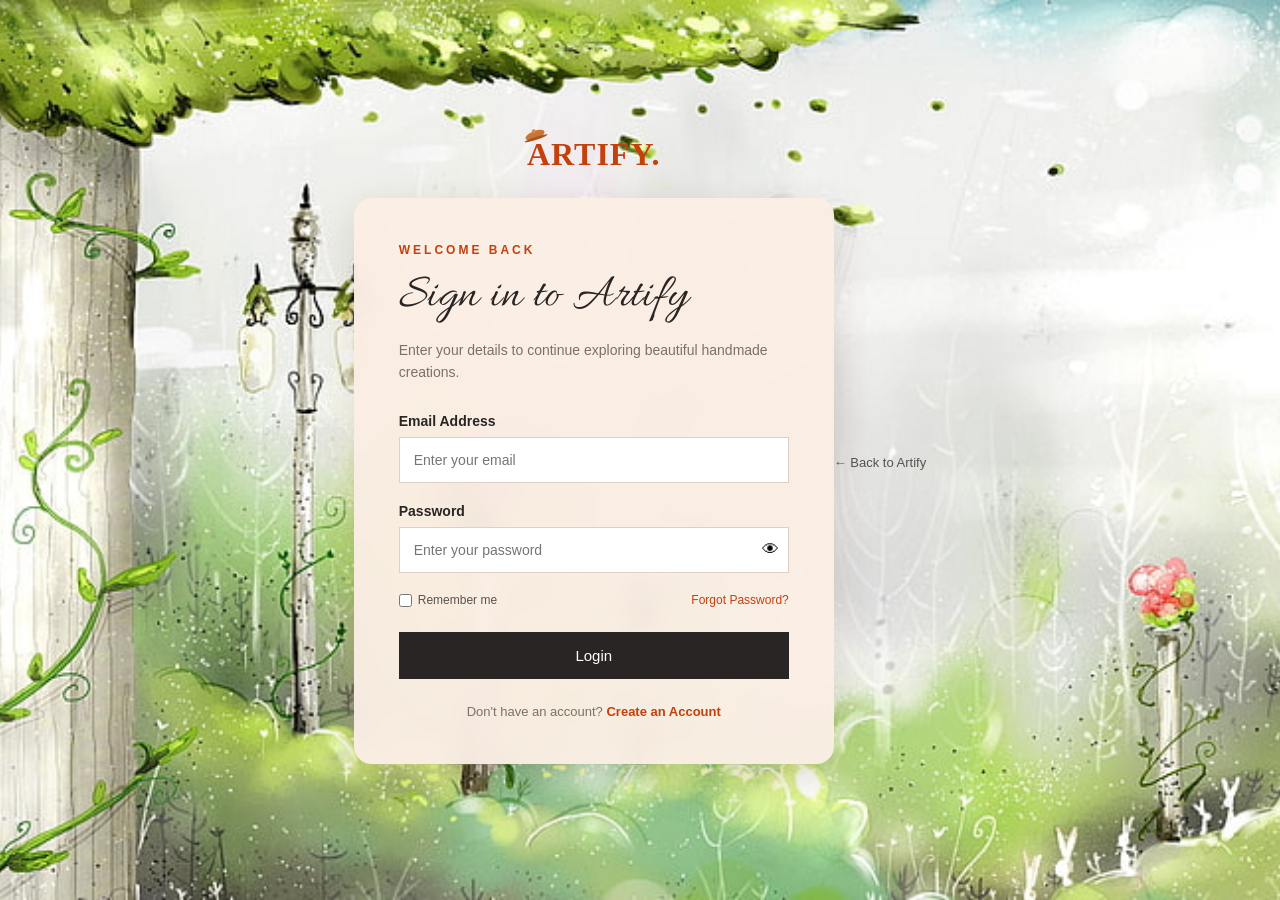
<file: login.html>
<!DOCTYPE html>
<html lang="en">

<head>

    <meta charset="UTF-8">

    <meta name="viewport"
          content="width=device-width, initial-scale=1.0">

    <title>Artify | Login</title>
    <link rel="preconnect" href="https://fonts.googleapis.com">
<link rel="preconnect" href="https://fonts.gstatic.com" crossorigin>

<link href="https://fonts.googleapis.com/css2?family=Allura&display=swap" rel="stylesheet">

<link rel="stylesheet" href="style.css">

   

</head>


<body class="login-page">

    <div class="login-container">

        <!-- Logo -->

       <div class="login-logo">
    <span class="logo-hat"></span>
    <span class="logo-text">ARTIFY<span>.</span></span>
</div>

        <!-- Login Card -->

        <div class="login-card">

            <p class="login-small-heading">
                WELCOME BACK
            </p>

            <h1>
                Sign in to Artify
            </h1>

            <p class="login-description">
                Enter your details to continue exploring
                beautiful handmade creations.
            </p>


            <!-- Login Form -->

            <form id="loginForm">

                <div class="input-group">

                    <label for="email">
                        Email Address
                    </label>

                    <input
                        type="email"
                        id="loginEmail"
                        placeholder="Enter your email"
                        required
                    >

                </div>


                <div class="input-group">

                    <label for="password">
                        Password
                    </label>

                    <div class="password-box">

                        <input
                            type="password"
                            id="loginPassword"
                            placeholder="Enter your password"
                            required
                        >

                        <button
                            type="button"
                            id="showPassword"
                        >
                            👁
                        </button>

                    </div>

                </div>


                <div class="login-options">

                    <label class="remember">

                        <input
                            type="checkbox"
                            id="rememberMe"
                        >

                        Remember me

                    </label>

                    <a href="#">
                        Forgot Password?
                    </a>

                </div>


                <button
                    type="submit"
                    class="login-button"
                >
                    Login
                </button>


                <p
                    id="loginMessage"
                    class="login-message"
                ></p>

            </form>


            <!-- Sign Up -->

            <div class="signup-text">

    Don't have an account?

    <a href="signup.html">
        Create an Account
    </a>

</div>

            </div>

        </div>


        <!-- Back to website -->

        <a
            href="index.html"
            class="back-home"
        >
            ← Back to Artify
        </a>

    </div>


    <script src="script.js"></script>

</body>

</html>
</file>
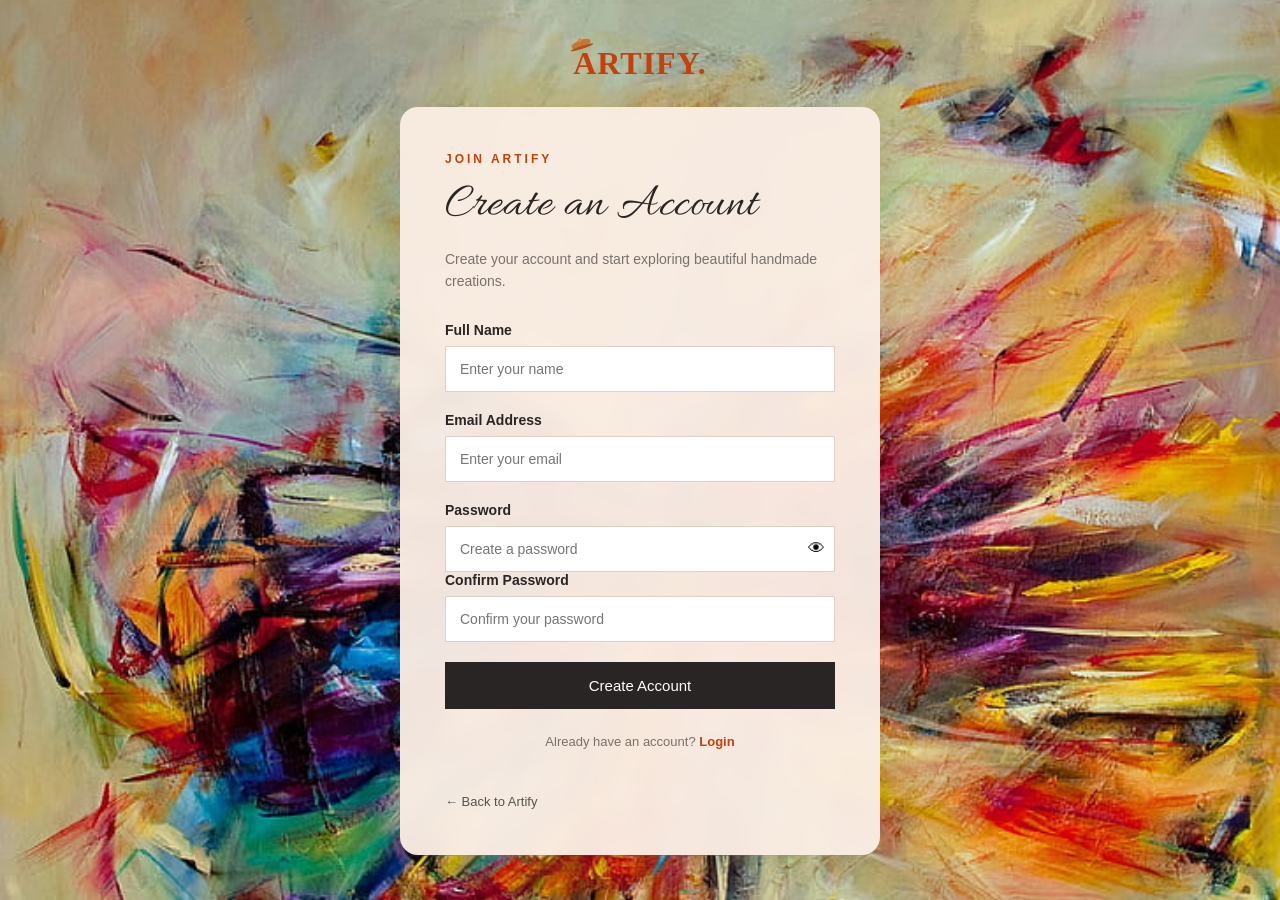
<file: signup.html>
<!DOCTYPE html>
<html lang="en">

<head>

    <meta charset="UTF-8">

    <meta name="viewport" content="width=device-width, initial-scale=1.0">

    <title>Artify | Sign Up</title>
    <link rel="preconnect" href="https://fonts.googleapis.com">
<link rel="preconnect" href="https://fonts.gstatic.com" crossorigin>

<link
    href="https://fonts.googleapis.com/css2?family=Allura&display=swap"
    rel="stylesheet"
>
    

    <link rel="stylesheet" href="style.css">

</head>

<body class="login-page signup-page">

    <div class="login-container">

        <!-- Logo -->

        <div class="login-logo">
    <span class="logo-hat"></span>
    <span class="logo-text">ARTIFY<span>.</span></span>
</div>

        <!-- Sign Up Card -->

        <div class="login-card">

            <p class="login-small-heading">
                JOIN ARTIFY
            </p>

            <h1>
                Create an Account
            </h1>

            <p class="login-description">
                Create your account and start exploring
                beautiful handmade creations.
            </p>


            <form id="signupForm">

                <!-- Full Name -->

                <div class="input-group">

                    <label for="signupName">
                        Full Name
                    </label>

                    <input
                        type="text"
                        id="signupName"
                        placeholder="Enter your name"
                        required
                    >

                </div>


                <!-- Email -->

                <div class="input-group">

                    <label for="signupEmail">
                        Email Address
                    </label>

                    <input
                        type="email"
                        id="signupEmail"
                        placeholder="Enter your email"
                        required
                    >

                </div>


                <!-- Password -->

                <div class="input-group">

                    <label for="signupPassword">
                        Password
                    </label>

                    <div class="password-box">

    <input
        type="password"
        id="signupPassword"
        placeholder="Create a password"
        required
    >

    <button
        type="button"
        id="showSignupPassword"
    >
        👁
    </button>

</div>


                <!-- Confirm Password -->

                <div class="input-group">

                    <label for="confirmPassword">
                        Confirm Password
                    </label>

                    <input
                        type="password"
                        id="confirmPassword"
                        placeholder="Confirm your password"
                        required
                    >

                </div>


                <!-- Create Account -->

                <button
                    type="submit"
                    class="login-button"
                >
                    Create Account
                </button>


                <!-- Message -->

                <p
                    id="signupMessage"
                    class="login-message"
                ></p>

            </form>


            <!-- Login Link -->

            <div class="signup-text">

                Already have an account?

                <a href="login.html">
                    Login
                </a>

            </div>

        </div>


        <!-- Back Home -->

        <a
            href="index.html"
            class="back-home"
        >
            ← Back to Artify
        </a>

    </div>


    <script src="script.js"></script>

</body>

</html>
</file>
<file: style.css>
/* =========================
   BASIC SETTINGS
========================= */

* {
    margin: 0;
    padding: 0;
    box-sizing: border-box;
}

html {
    scroll-behavior: smooth;
}

body {
    font-family: Arial, sans-serif;
    color: #292524;
   
    background: #EEF5E8;

}


/* =========================
   NAVBAR
========================= */

header {
    background-color: #fffaf5;
    position: sticky;
    top: 0;
    z-index: 1000;
    border-bottom: 1px solid #eee4dc;
}

.navbar {
    max-width: 1200px;
    margin: auto;
    height: 75px;

    display: flex;
    align-items: center;
    justify-content: space-between;

    padding: 0 25px;
}

.logo {
    font-size: 28px;
    font-weight: bold;
    letter-spacing: 2px;
}

.logo span,
.footer-logo span {
    color: #c2410c;
}

.nav-links {
    display: flex;
    gap: 30px;
    list-style: none;
}

.nav-links a {
    text-decoration: none;
    color: #44403c;
    font-size: 15px;
    transition: 0.3s;
}

.nav-links a:hover {
    color: #c2410c;
}

.nav-icons {
    display: flex;
    gap: 10px;
}

.nav-icons button {
    border: none;
    background: transparent;
    font-size: 19px;
    cursor: pointer;
}


/* =========================
   HERO
========================= */

.hero {
    max-width: 1200px;
    min-height: 600px;

    margin: auto;
    padding: 80px 25px;

    display: flex;
    align-items: center;
    justify-content: space-between;
}

.hero-content {
    max-width: 580px;
}

.small-heading {
    color: #c2410c;
    font-size: 13px;
    font-weight: bold;
    letter-spacing: 3px;
    margin-bottom: 20px;
}

.hero h1 {
    font-size: 65px;
    line-height: 1.05;
    margin-bottom: 25px;
}

.hero h1 span {
    color: #c2410c;
    display: block;
}

.hero-text {
    color: #78716c;
    font-size: 18px;
    line-height: 1.7;
    margin-bottom: 35px;
}

.hero-button {
    display: inline-block;

    background-color: #292524;
    color: white;

    padding: 15px 30px;

    text-decoration: none;
    border-radius: 4px;

    transition: 0.3s;
}

.hero-button:hover {
    background-color: #c2410c;
}

.hero-image {
    width: 420px;
    height: 420px;

    display: flex;
    align-items: center;
    justify-content: center;
}

.art-circle {
    width: 350px;
    height: 350px;

    border-radius: 50%;

    background-color: #f3d5bd;

    display: flex;
    align-items: center;
    justify-content: center;

    font-size: 120px;

    box-shadow: 20px 20px 0 #e8b896;
}


/* =========================
   SECTION HEADING
========================= */

.section-heading {
    text-align: center;
    margin-bottom: 50px;
}

.section-heading p {
    color: #c2410c;
    font-size: 12px;
    letter-spacing: 3px;
    font-weight: bold;
    margin-bottom: 10px;
}

.section-heading h2 {
    font-size: 38px;
}


/* =========================
   CATEGORIES
========================= */

.categories {
    max-width: 1200px;
    margin: auto;
    padding: 90px 25px;
}

.category-container {
    display: grid;
    grid-template-columns: repeat(4, 1fr);
    gap: 20px;
}

.category-card {
    background-color: white;
    padding: 35px 20px;
    text-align: center;

    border: 1px solid #eee4dc;

    transition: 0.3s;
}

.category-card:hover {
    transform: translateY(-8px);
    box-shadow: 0 15px 30px rgba(0, 0, 0, 0.08);
}

.category-icon {
    font-size: 45px;
    margin-bottom: 20px;
}

.category-card h3 {
    margin-bottom: 10px;
}

.category-card p {
    color: #78716c;
    font-size: 14px;
}


/* =========================
   PRODUCTS
========================= */

.products {
    background-color: #f8eee7;
    padding: 90px 25px;
}

.product-container {
    max-width: 1200px;
    margin: auto;

    display: grid;
    grid-template-columns: repeat(4, 1fr);
    gap: 25px;
}

.product-card {
    background-color: white;
    transition: 0.3s;
}

.product-card:hover {
    transform: translateY(-7px);
}

.product-image {
    height: 260px;

    background-color: #f1dfd2;

    display: flex;
    align-items: center;
    justify-content: center;

    font-size: 80px;

    position: relative;
}

.wishlist {
    position: absolute;
    top: 15px;
    right: 15px;

    width: 35px;
    height: 35px;

    border-radius: 50%;
    border: none;

    background-color: white;

    font-size: 20px;
    cursor: pointer;
}

.product-info {
    padding: 20px;
}

.product-category {
    color: #c2410c;
    font-size: 10px;
    letter-spacing: 2px;
    font-weight: bold;
    margin-bottom: 8px;
}

.product-info h3 {
    margin-bottom: 8px;
}

.product-description {
    color: #78716c;
    font-size: 13px;
    margin-bottom: 18px;
}

.product-bottom {
    display: flex;
    align-items: center;
    justify-content: space-between;
}

.price {
    font-size: 18px;
    font-weight: bold;
}

.add-cart {
    background-color: #292524;
    color: white;

    border: none;
    padding: 9px 13px;

    cursor: pointer;

    transition: 0.3s;
}

.add-cart:hover {
    background-color: #c2410c;
}


/* =========================
   ABOUT
========================= */

.about {
    max-width: 900px;
    margin: auto;
    padding: 110px 25px;
    text-align: center;
}

.about h2 {
    font-size: 45px;
    margin-bottom: 25px;
}

.about h2 span {
    color: #c2410c;
}

.about p {
    color: #78716c;
    line-height: 1.8;
    margin-bottom: 15px;
}

.about-button {
    margin-top: 20px;

    padding: 13px 28px;

    background-color: #292524;
    color: white;

    border: none;
    cursor: pointer;
}


/* =========================
   CONTACT
========================= */

.contact {
    background-color: #f8eee7;
    padding: 90px 25px;
}

#contactForm {
    max-width: 650px;
    margin: auto;

    display: flex;
    flex-direction: column;
    gap: 15px;
}

#contactForm input,
#contactForm textarea {
    width: 100%;

    padding: 15px;

    border: 1px solid #ddd0c5;

    font-family: inherit;
    font-size: 15px;

    outline: none;
}

#contactForm input:focus,
#contactForm textarea:focus {
    border-color: #c2410c;
}

#contactForm button {
    padding: 15px;

    border: none;

    background-color: #292524;
    color: white;

    cursor: pointer;

    font-size: 15px;
}

#contactForm button:hover {
    background-color: #c2410c;
}


/* =========================
   FOOTER
========================= */

footer {
    background-color: #292524;
    color: white;

    text-align: center;

    padding: 50px 20px;
}

.footer-logo {
    font-size: 28px;
    font-weight: bold;
    letter-spacing: 2px;
    margin-bottom: 15px;
}

footer p {
    color: #d6d3d1;
    margin-bottom: 20px;
}

.social-links {
    margin-bottom: 25px;
    color: #f5f5f4;
}

.copyright {
    font-size: 12px;
}


/* =========================
   MOBILE
========================= */

@media (max-width: 800px) {

    .nav-links {
        display: none;
    }

    .hero {
        flex-direction: column;
        text-align: center;
        gap: 50px;
    }

    .hero h1 {
        font-size: 45px;
    }

    .hero-image {
        width: 300px;
        height: 300px;
    }

    .art-circle {
        width: 250px;
        height: 250px;
        font-size: 80px;
    }

    .category-container {
        grid-template-columns: repeat(2, 1fr);
    }

    .product-container {
        grid-template-columns: repeat(2, 1fr);
    }
}


@media (max-width: 500px) {

    .category-container,
    .product-container {
        grid-template-columns: 1fr;
    }

    .hero h1 {
        font-size: 38px;
    }

    .section-heading h2 {
        font-size: 30px;
    }

}                     





















/* =========================
   LOGIN PAGE
========================= */

.login-page {
    min-height: 100vh;

    display: flex;
    align-items: center;
    justify-content: center;

    background-color: #f8eee7;

    padding: 40px 20px;
}


.login-container {
    width: 100%;
    max-width: 480px;

    text-align: center;
}


.login-logo {
    font-size: 32px;
    font-weight: bold;

    letter-spacing: 3px;

    margin-bottom: 25px;
}


.login-logo span {
    color: #c2410c;
}


.login-card {
    background-color: white;

    padding: 45px;

    text-align: left;

    box-shadow:
        0 20px 50px rgba(0, 0, 0, 0.08);
}


.login-small-heading {
    color: #c2410c;

    font-size: 12px;

    font-weight: bold;

    letter-spacing: 3px;

    margin-bottom: 10px;
}


.login-card h1 {
    font-size: 34px;

    margin-bottom: 12px;
}


.login-description {
    color: #78716c;

    font-size: 14px;

    line-height: 1.6;

    margin-bottom: 30px;
}


/* Input */

.input-group {
    margin-bottom: 20px;
}


.input-group label {
    display: block;

    font-size: 14px;

    font-weight: bold;

    margin-bottom: 8px;
}


.input-group input {
    width: 100%;

    padding: 14px;

    border: 1px solid #ddd0c5;

    outline: none;

    font-size: 14px;
}


.input-group input:focus {
    border-color: #c2410c;
}


/* Password */

.password-box {
    position: relative;
}


.password-box input {
    padding-right: 50px;
}


.password-box button {
    position: absolute;

    right: 10px;
    top: 50%;

    transform: translateY(-50%);

    border: none;

    background: transparent;

    cursor: pointer;

    font-size: 17px;
}


/* Login Options */

.login-options {
    display: flex;

    justify-content: space-between;

    align-items: center;

    font-size: 12px;

    margin-bottom: 25px;
}


.remember {
    display: flex;

    align-items: center;

    gap: 6px;

    color: #57534e;
}


.login-options a {
    color: #c2410c;

    text-decoration: none;
}


.login-options a:hover {
    text-decoration: underline;
}


/* Login Button */

.login-button {
    width: 100%;

    padding: 15px;

    background-color: #292524;

    color: white;

    border: none;

    cursor: pointer;

    font-size: 15px;

    transition: 0.3s;
}


.login-button:hover {
    background-color: #c2410c;
}


/* Login Message */

.login-message {
    text-align: center;

    font-size: 13px;

    margin-top: 15px;
}


/* Sign Up */

.signup-text {
    text-align: center;

    margin-top: 25px;

    font-size: 13px;

    color: #78716c;
}


.signup-text a {
    color: #c2410c;

    font-weight: bold;

    text-decoration: none;
}


/* Back Home */

.back-home {
    display: inline-block;

    margin-top: 25px;

    color: #57534e;

    text-decoration: none;

    font-size: 13px;
}


.back-home:hover {
    color: #c2410c;
}


/* Mobile Login */

@media (max-width: 500px) {

    .login-card {
        padding: 30px 20px;
    }

    .login-card h1 {
        font-size: 28px;
    }

    .login-options {
        flex-direction: column;

        align-items: flex-start;

        gap: 10px;
    }

}


/* =========================
   ARTIFY LOGO
   ========================= */

.artify-logo,
.login-logo {
    position: relative;
    display: inline-flex;
    align-items: center;
    justify-content: center;
}


/* ARTIFY TEXT */

.logo-text {
    position: relative;
    display: inline-block;

    font-family: Georgia, "Times New Roman", serif;
    font-weight: 700;
    letter-spacing: 1px;

    color: #292524;
}


/* Orange dot */

.logo-text > span {
    color: #c2410c;
}


/* =========================
   ARTIST HAT
   ========================= */

/* =========================
   ARTIST HAT - SMALLER
   ========================= */

.logo-hat {
    position: absolute;

    width: 20px;
    height: 8px;

    background: #c87535;

    border-radius: 60% 45% 55% 45%;

    transform: rotate(-18deg);

    top: -5px;
    left: -2px;

    z-index: 10;
}


/* Hat brim */

.logo-hat::after {
    content: "";

    position: absolute;

    width: 24px;
    height: 3px;

    background: #a95420;

    border-radius: 50%;

    left: -2px;
    bottom: -1px;
}


/* Small hat detail */

.logo-hat::before {
    content: "";

    position: absolute;

    width: 4px;
    height: 4px;

    background: #d88945;

    border-radius: 50%;

    top: -2px;
    left: 8px;
}

/* Smaller hat only for homepage logo */

.artify-logo .logo-hat {
    width: 16px;
    height: 6px;
    top: -3px;
    left: -3px;
}

.artify-logo .logo-hat::after {
    width: 19px;
    height: 3px;
    left: -2px;
    bottom: -1px;
}

.artify-logo .logo-hat::before {
    width: 3px;
    height: 3px;
    top: -2px;
    left: 7px;
}



    .login-card {
    background: rgba(250, 238, 228, 0.96);

    backdrop-filter: blur(8px);
    -webkit-backdrop-filter: blur(8px);

    border-radius: 18px;

    box-shadow:
        0 15px 40px rgba(70, 45, 30, 0.18);
}





/* Login background */

.login-page {
    background-image: url("images/login-bg.jpg");
    background-size: cover;
    background-position: center;
    background-repeat: no-repeat;
    min-height: 100vh;
}  


/* Sign Up background */

.login-page.signup-page {
    background-image: url("images/signup-bg.jpg");
    background-size: cover;
    background-position: center;
    background-repeat: no-repeat;
    min-height: 100vh;
}


/* =========================
   ARTIFY SCRIPT HEADINGS
   ========================= */

.login-card h1 {
    font-family: "Allura", cursive;
    font-size: 48px;
    font-weight: 400;
    letter-spacing: 0.5px;
}     









/* =====================================================
   ARTIFY SHOPPING FUNCTIONALITY
   ===================================================== */


/* ---------- Product Images ---------- */

.product-image {
    position: relative;
    overflow: hidden;
}

.product-image img {
    width: 100%;
    height: 100%;
    object-fit: cover;
    display: block;
    transition: transform 0.4s ease;
}

.product-card:hover .product-image img {
    transform: scale(1.05);
}


/* ---------- Wishlist Button ---------- */

.wishlist {
    position: absolute;
    top: 20px;
    right: 20px;

    width: 44px;
    height: 44px;

    border: none;
    border-radius: 50%;

    background: white;

    font-size: 25px;

    cursor: pointer;

    z-index: 5;

    transition: 0.3s;
}

.wishlist:hover {
    transform: scale(1.1);
}

.wishlist.active {
    color: #c2410c;
    background: #fff1e8;
}


/* ---------- Category Cards ---------- */

.category-card {
    cursor: pointer;
    transition: transform 0.3s ease, box-shadow 0.3s ease;
}

.category-card:hover {
    transform: translateY(-8px);

    box-shadow:
        0 12px 30px rgba(0, 0, 0, 0.12);
}


/* ---------- Filter ---------- */

.filter-area {
    display: flex;
    justify-content: center;
    align-items: center;
    gap: 15px;

    margin: 20px 0 30px;

    flex-wrap: wrap;
}

.filter-button {
    border: none;

    background: #292524;
    color: white;

    padding: 10px 20px;

    cursor: pointer;

    font-size: 14px;

    transition: 0.3s;
}

.filter-button:hover {
    background: #c2410c;
}

#filterText {
    color: #6b625c;
}


/* =====================================================
   POPUP
   ===================================================== */

.shop-popup-overlay {
    position: fixed;

    inset: 0;

    background: rgba(0, 0, 0, 0.55);

    display: flex;

    align-items: center;
    justify-content: center;

    z-index: 9999;

    padding: 20px;
}

.shop-popup {
    background: #fffaf5;

    width: 100%;
    max-width: 600px;

    max-height: 90vh;

    overflow-y: auto;

    border-radius: 18px;

    padding: 30px;

    box-shadow:
        0 20px 60px rgba(0, 0, 0, 0.25);

    position: relative;
}

.popup-close {
    position: absolute;

    right: 20px;
    top: 15px;

    border: none;

    background: transparent;

    font-size: 28px;

    cursor: pointer;
}

.shop-popup h2 {
    margin-bottom: 25px;
}


/* =====================================================
   CART ITEMS
   ===================================================== */

.cart-item {
    display: flex;

    align-items: center;

    gap: 15px;

    padding: 15px 0;

    border-bottom: 1px solid #eadfd5;
}

.cart-item img {
    width: 75px;
    height: 75px;

    object-fit: cover;

    border-radius: 10px;
}

.cart-item-info {
    flex: 1;
}

.cart-item-info h3 {
    margin: 0 0 5px;
}

.cart-item-info p {
    margin: 0;
    color: #777;
}

.quantity-controls {
    display: flex;

    align-items: center;

    gap: 8px;
}

.quantity-controls button {
    width: 30px;
    height: 30px;

    border: none;

    background: #292524;
    color: white;

    cursor: pointer;

    border-radius: 4px;
}

.remove-item {
    border: none;

    background: transparent;

    color: #c2410c;

    cursor: pointer;

    font-size: 13px;
}


/* =====================================================
   CART TOTAL
   ===================================================== */

.cart-total {
    display: flex;

    justify-content: space-between;

    font-size: 20px;

    font-weight: bold;

    margin-top: 25px;

    padding-top: 20px;

    border-top: 2px solid #eadfd5;
}

.place-order-button {
    width: 100%;

    margin-top: 20px;

    padding: 14px;

    border: none;

    background: #292524;

    color: white;

    font-size: 16px;

    cursor: pointer;

    transition: 0.3s;
}

.place-order-button:hover {
    background: #c2410c;
}


/* =====================================================
   ORDER FORM
   ===================================================== */

.order-form {
    display: flex;

    flex-direction: column;

    gap: 15px;
}

.order-form input,
.order-form textarea,
.order-form select {
    width: 100%;

    padding: 13px;

    border: 1px solid #d8ccc2;

    border-radius: 6px;

    font-size: 15px;

    outline: none;

    box-sizing: border-box;
}

.order-form input:focus,
.order-form textarea:focus,
.order-form select:focus {
    border-color: #c2410c;
}

.order-submit {
    padding: 14px;

    border: none;

    background: #292524;

    color: white;

    font-size: 16px;

    cursor: pointer;
}

.order-submit:hover {
    background: #c2410c;
}


/* =====================================================
   WISHLIST
   ===================================================== */

.wishlist-item {
    display: flex;

    align-items: center;

    gap: 15px;

    padding: 15px 0;

    border-bottom: 1px solid #eadfd5;
}

.wishlist-item img {
    width: 80px;
    height: 80px;

    object-fit: cover;

    border-radius: 10px;
}

.wishlist-item-info {
    flex: 1;
}

.wishlist-item-info h3 {
    margin-bottom: 5px;
}

.wishlist-add-cart {
    padding: 8px 12px;

    border: none;

    background: #292524;

    color: white;

    cursor: pointer;
}


/* =====================================================
   SUCCESS MESSAGE
   ===================================================== */

.success-message {
    text-align: center;

    padding: 30px 10px;
}

.success-message .success-icon {
    font-size: 50px;

    margin-bottom: 15px;
}

.success-message h2 {
    color: #2e7d32;
}


/* =====================================================
   EMPTY MESSAGE
   ===================================================== */

.empty-message {
    text-align: center;

    padding: 30px;

    color: #777;
}


/* =====================================================
   MOBILE
   ===================================================== */

@media (max-width: 768px) {

    .nav-links {
        display: none;
    }

    .nav-icons {
        gap: 5px;
    }

    .shop-popup {
        padding: 22px;
    }

    .cart-item {
        flex-wrap: wrap;
    }

}
</file>
